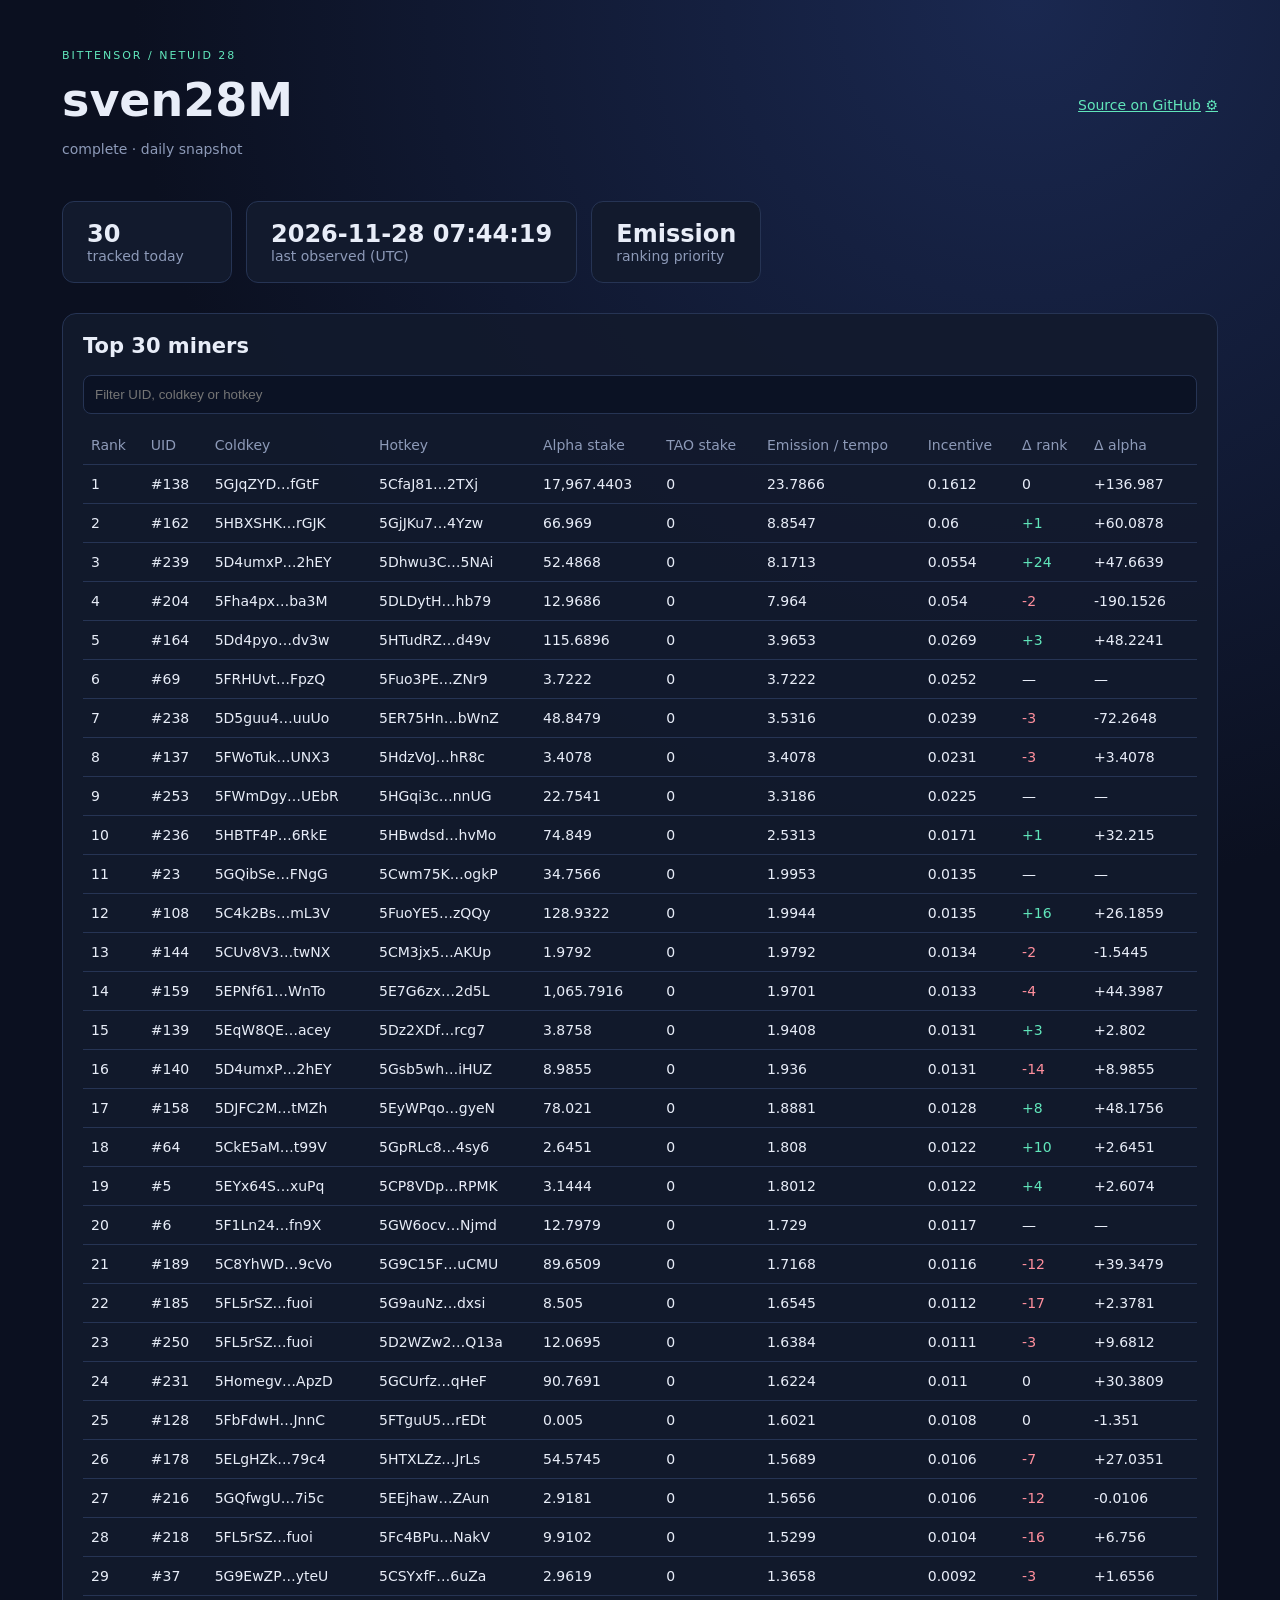
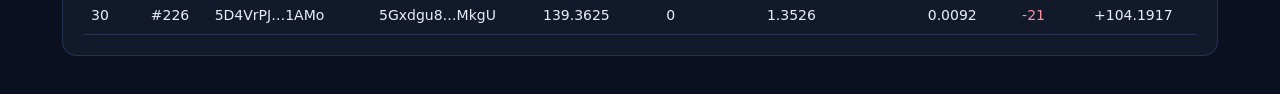
<file: docs/index.html>
<!doctype html><html lang="en"><head><meta charset="utf-8"><meta name="viewport" content="width=device-width"><title>sven28M monitor</title><link rel="icon" href="favicon.svg" type="image/svg+xml"><link rel="alternate icon" href="favicon.png" type="image/png"><link rel="stylesheet" href="style.css"></head>
<body><main><header><div><p class="eyebrow">BITTENSOR / NETUID 28</p><h1>sven28M</h1><p id="status">Loading latest snapshot…</p></div><nav><a href="https://github.com/franciskyser77gentle/svener">Source on GitHub</a> <a href="settings.html" aria-label="Settings" title="Settings">⚙️</a></nav></header>
<section class="cards"><div><b id="count">—</b><span>tracked today</span></div><div><b id="time">—</b><span>last observed (UTC)</span></div><div><b id="ranking">Emission</b><span>ranking priority</span></div></section>
<section class="panel"><h2>Top 30 miners</h2><input id="search" placeholder="Filter UID, coldkey or hotkey"><table><thead><tr><th>Rank</th><th>UID</th><th>Coldkey</th><th>Hotkey</th><th>Alpha stake</th><th>TAO stake</th><th>Emission / tempo</th><th>Incentive</th><th>Δ rank</th><th>Δ alpha</th></tr></thead><tbody id="rows"></tbody></table></section>
<section id="detail" class="panel hidden"><button onclick="closeDetail()">← Back to ranking</button><h2 id="detail-title"></h2><div id="detail-meta"></div><canvas id="chart" width="900" height="260"></canvas><p id="chart-note" class="chart-note"></p><table><thead><tr><th>Date</th><th>Rank</th><th>Alpha</th><th>TAO</th><th>Δ rank</th></tr></thead><tbody id="history"></tbody></table></section>
</main><script src="app.js"></script></body></html>
</file>
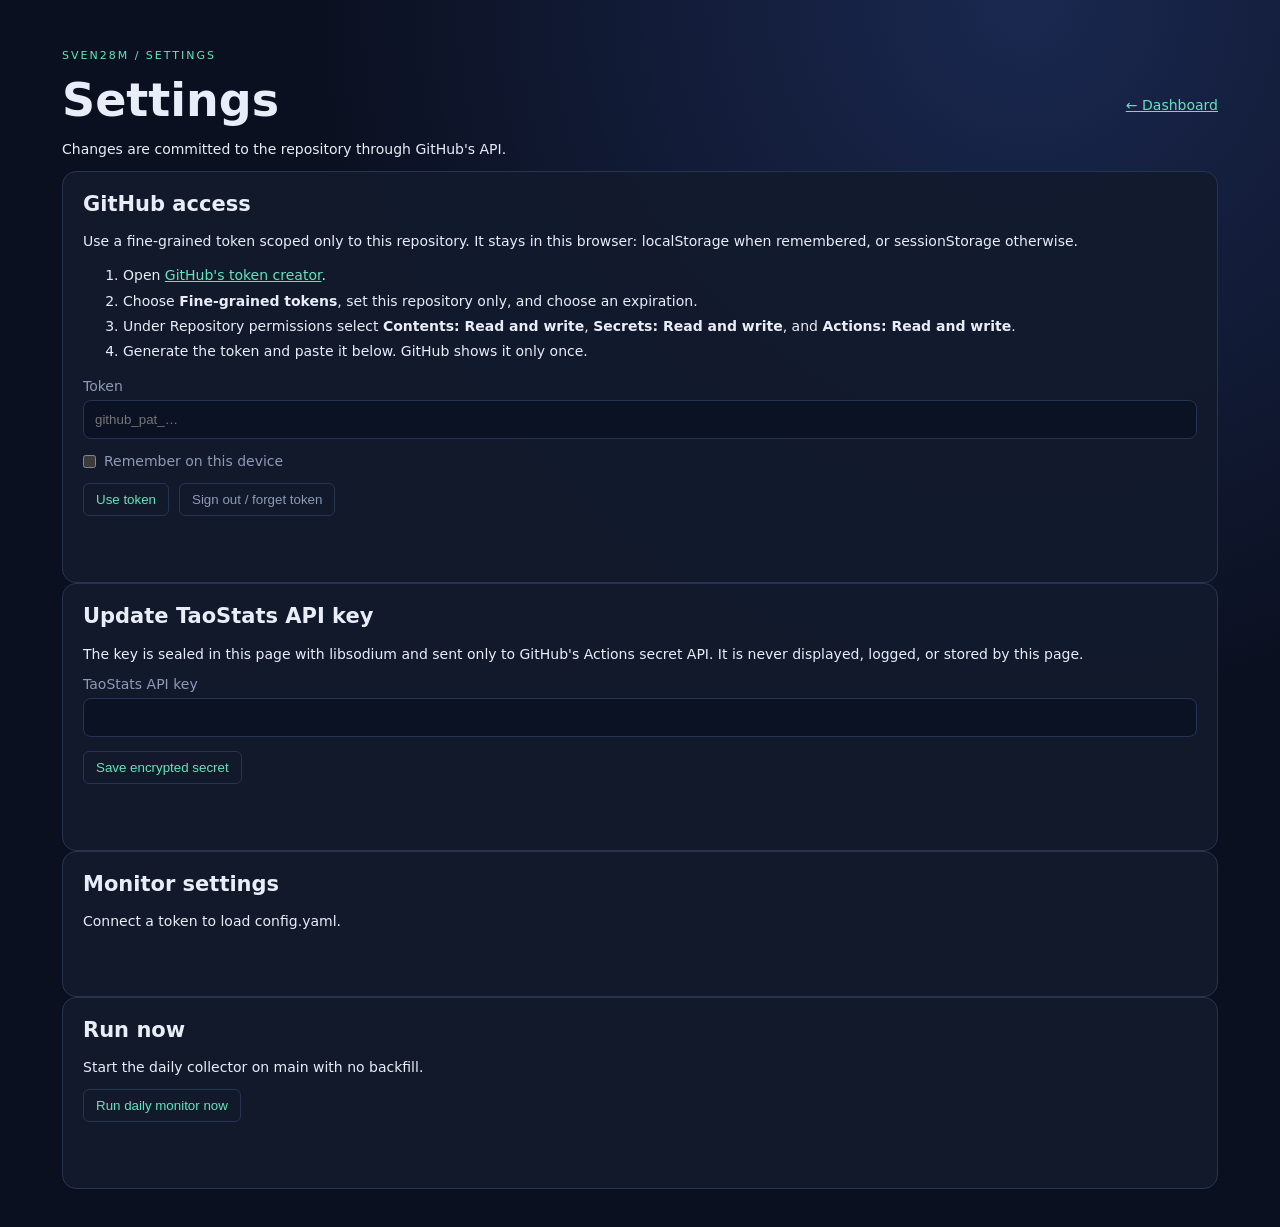
<file: docs/settings.html>
<!doctype html><html lang="en"><head><meta charset="utf-8"><meta name="viewport" content="width=device-width"><title>sven28M settings</title><link rel="icon" href="favicon.svg" type="image/svg+xml"><link rel="alternate icon" href="favicon.png" type="image/png"><link rel="stylesheet" href="style.css"></head>
<body><main><header><div><p class="eyebrow">SVEN28M / SETTINGS</p><h1>Settings</h1><p>Changes are committed to the repository through GitHub's API.</p></div><nav><a href="index.html">← Dashboard</a></nav></header>
<section class="panel"><h2>GitHub access</h2><p>Use a fine-grained token scoped only to this repository. It stays in this browser: localStorage when remembered, or sessionStorage otherwise.</p><ol><li>Open <a href="https://github.com/settings/personal-access-tokens/new" target="_blank" rel="noreferrer">GitHub's token creator</a>.</li><li>Choose <b>Fine-grained tokens</b>, set this repository only, and choose an expiration.</li><li>Under Repository permissions select <b>Contents: Read and write</b>, <b>Secrets: Read and write</b>, and <b>Actions: Read and write</b>.</li><li>Generate the token and paste it below. GitHub shows it only once.</li></ol><label>Token <input id="token" type="password" autocomplete="off" placeholder="github_pat_…"></label><label class="check"><input id="remember" type="checkbox"> Remember on this device</label><div class="actions"><button id="connect">Use token</button><button id="forget" class="secondary">Sign out / forget token</button></div><p id="auth-status" class="message"></p></section>
<section class="panel"><h2>Update TaoStats API key</h2><p>The key is sealed in this page with libsodium and sent only to GitHub's Actions secret API. It is never displayed, logged, or stored by this page.</p><label>TaoStats API key <input id="taostats-key" type="password" autocomplete="off"></label><button id="save-secret">Save encrypted secret</button><p id="secret-status" class="message"></p></section>
<section class="panel"><h2>Monitor settings</h2><p id="config-loading">Connect a token to load config.yaml.</p><form id="config-form" hidden><label>Top miners (1–256) <input id="top-n" type="number" min="1" max="256" required></label><label>Favorites (comma-separated UIDs) <input id="favorites" inputmode="numeric" placeholder="3, 157"></label><label>Role rule <select id="role"><option value="miners">miners — validator trust 0, dividends 0 fallback</option></select></label><button>Commit monitor settings</button></form><p id="config-status" class="message"></p></section>
<section class="panel"><h2>Run now</h2><p>Start the daily collector on main with no backfill.</p><button id="run-now">Run daily monitor now</button><p id="run-status" class="message"></p></section>
</main><script src="vendor/libsodium-0.8.4.js"></script><script src="vendor/libsodium-wrappers-0.8.4.js"></script><script src="settings.js"></script></body></html>
</file>
<file: docs/style.css>
:root{color-scheme:dark;--bg:#0b1020;--panel:#121a2d;--line:#263454;--text:#e8edf8;--muted:#8d9ab8;--accent:#61e6bb}
*{box-sizing:border-box}body{margin:0;background:radial-gradient(circle at 80% 0,#1a2850,var(--bg) 45%);color:var(--text);font:14px system-ui,sans-serif}main{max-width:1200px;margin:auto;padding:38px 22px}header{display:flex;justify-content:space-between;align-items:center}h1{font-size:46px;margin:4px 0}.eyebrow{color:var(--accent);letter-spacing:2px;font-size:11px}a{color:var(--accent)}.cards{display:flex;gap:14px;margin:30px 0}.cards div{background:var(--panel);border:1px solid var(--line);border-radius:12px;padding:18px 24px;min-width:170px}.cards b,.cards span{display:block}.cards b{font-size:24px}.cards span,#status{color:var(--muted)}.panel{background:rgba(18,26,45,.9);border:1px solid var(--line);border-radius:14px;padding:20px;overflow-x:auto}h2{margin-top:0}input{width:100%;background:#0b1224;border:1px solid var(--line);color:var(--text);padding:11px;border-radius:8px;margin-bottom:12px}table{width:100%;min-width:1050px;border-collapse:collapse}th,td{text-align:left;padding:11px 8px;border-bottom:1px solid var(--line);white-space:nowrap}th{color:var(--muted);font-weight:500}tbody tr{cursor:pointer}tbody tr:hover{background:#1b2947}.favorite{color:var(--accent)}.up{color:var(--accent)}.down{color:#ff8f9d}.hidden{display:none}.chart-note{color:var(--muted)}button{background:none;border:1px solid var(--line);color:var(--accent);padding:8px 12px;border-radius:6px;cursor:pointer}canvas{width:100%;height:260px;margin:16px 0}
label{display:block;color:var(--muted);margin:14px 0}label input,label select{display:block;margin-top:6px}.check{display:flex;align-items:center;gap:8px}.check input{width:auto;margin:0}.actions{display:flex;gap:10px;flex-wrap:wrap}.secondary{color:var(--muted)}.message{min-height:1.3em}.message.ok{color:var(--accent)}.message.error{color:#ff8f9d}ol{line-height:1.8}
</file>
